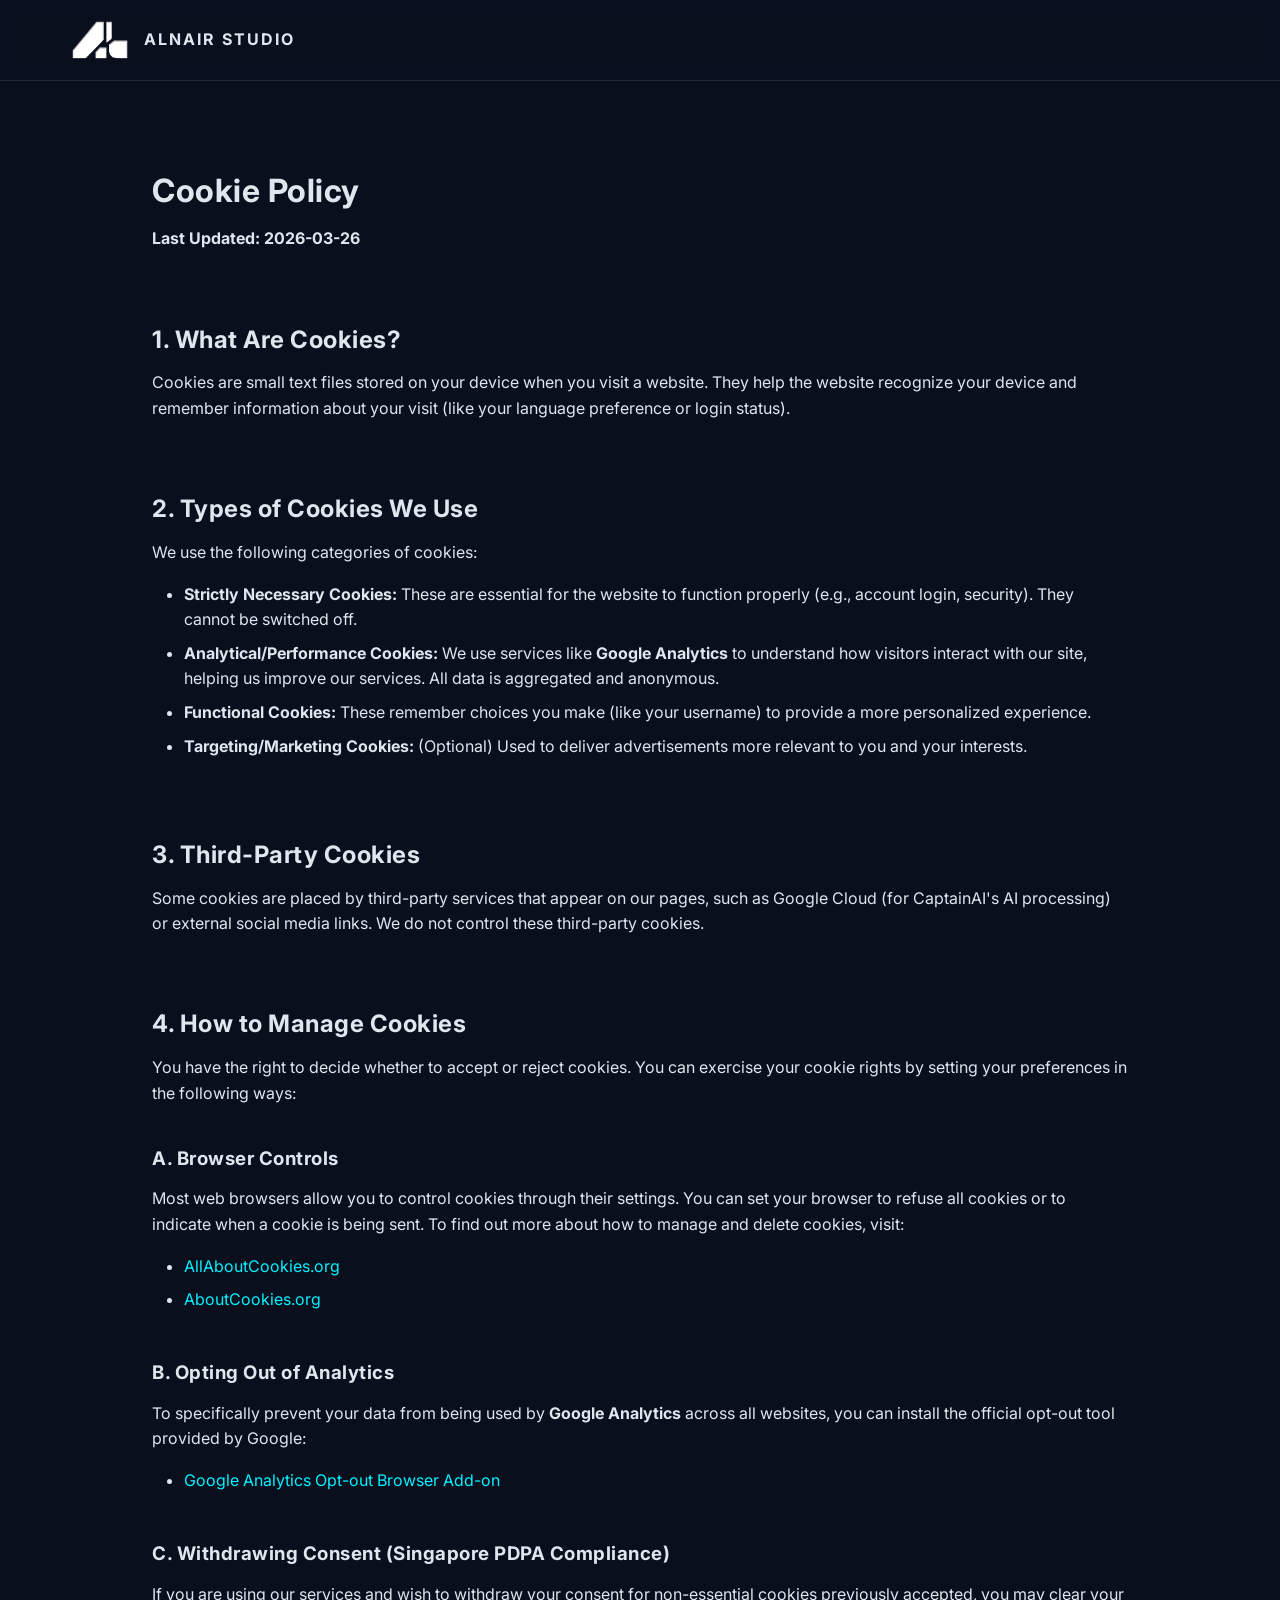
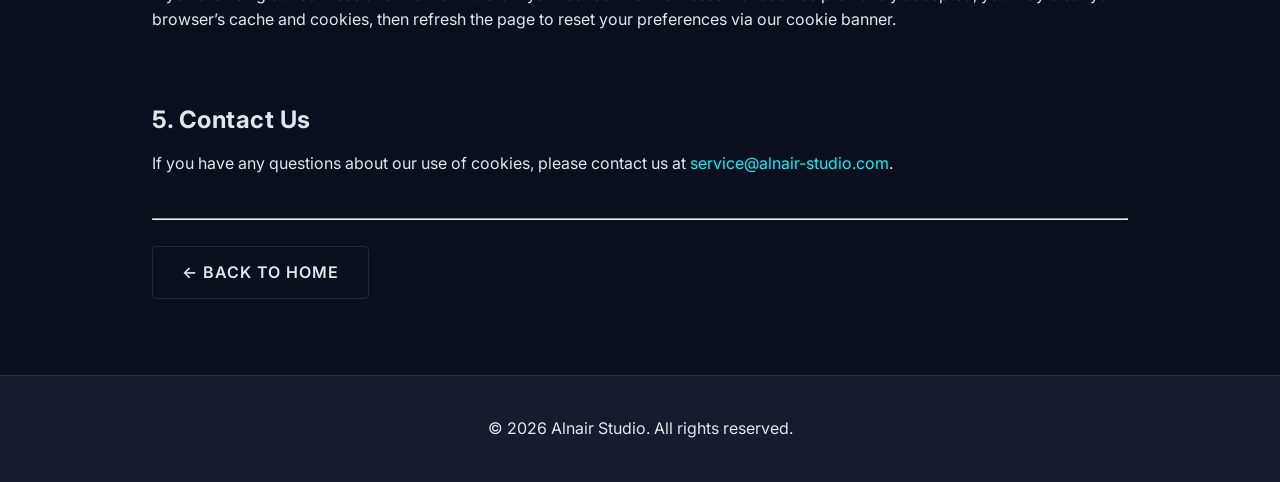
<file: cookie.html>
<!DOCTYPE html>
<html lang="en">
<head>
    <meta charset="UTF-8">
    <meta name="viewport" content="width=device-width, initial-scale=1.0">
    <title>Cookie Policy | Alnair Studio</title>
    <link rel="stylesheet" href="style.css">
    
    <!-- Favicon -->
    <link rel="apple-touch-icon" sizes="180x180" href="./apple-touch-icon.png">
    <link rel="icon" type="image/png" sizes="32x32" href="./favicon-32x32.png">
    <link rel="icon" type="image/png" sizes="16x16" href="./favicon-16x16.png">
    <link rel="manifest" href="./site.webmanifest">
    
    <link rel="preconnect" href="https://fonts.googleapis.com">
    <link rel="preconnect" href="https://fonts.gstatic.com" crossorigin>
    <link href="https://fonts.googleapis.com/css2?family=Inter:wght@300;400;600;700&display=swap" rel="stylesheet">
</head>
<body class="legal-page">
    <header class="glass-header">
        <nav class="container nav-container">
            <div class="logo">
                <img src="./logo.png" alt="Alnair Studio Logo" height="40">
                <span class="logo-text">ALNAIR STUDIO</span>
            </div>
        </nav>
    </header>

    <main class="container" style="padding: 140px 24px 60px;">
        <h1>Cookie Policy</h1>
        <p><strong>Last Updated: 2026-03-26</strong></p>
        
        <br>
        <h2>1. What Are Cookies?</h2>
        <p>Cookies are small text files stored on your device when you visit a website. They help the website recognize your device and remember information about your visit (like your language preference or login status).</p>
        
        <br>
        <h2>2. Types of Cookies We Use</h2>
        <p>We use the following categories of cookies:</p>
        <ul>
            <li><strong>Strictly Necessary Cookies:</strong> These are essential for the website to function properly (e.g., account login, security). They cannot be switched off.</li>
            <li><strong>Analytical/Performance Cookies:</strong> We use services like <strong>Google Analytics</strong> to understand how visitors interact with our site, helping us improve our services. All data is aggregated and anonymous.</li>
            <li><strong>Functional Cookies:</strong> These remember choices you make (like your username) to provide a more personalized experience.</li>
            <li><strong>Targeting/Marketing Cookies:</strong> (Optional) Used to deliver advertisements more relevant to you and your interests.</li>
        </ul>

        <br>
        <h2>3. Third-Party Cookies</h2>
        <p>Some cookies are placed by third-party services that appear on our pages, such as Google Cloud (for CaptainAI's AI processing) or external social media links. We do not control these third-party cookies.</p>

        <br>
        <h2 id="how-to-manage">4. How to Manage Cookies</h2>
        <p>You have the right to decide whether to accept or reject cookies. You can exercise your cookie rights by setting your preferences in the following ways:</p>
        
        <br>
        <h3>A. Browser Controls</h3>
        <p>Most web browsers allow you to control cookies through their settings. You can set your browser to refuse all cookies or to indicate when a cookie is being sent. To find out more about how to manage and delete cookies, visit:</p>
        <ul>
            <li><a href="https://www.allaboutcookies.org/" target="_blank">AllAboutCookies.org</a></li>
            <li><a href="https://www.aboutcookies.org/" target="_blank">AboutCookies.org</a></li>
        </ul>

        <br>
        <h3>B. Opting Out of Analytics</h3>
        <p>To specifically prevent your data from being used by <strong>Google Analytics</strong> across all websites, you can install the official opt-out tool provided by Google:</p>
        <ul>
            <li><a href="https://tools.google.com/dlpage/gaoptout" target="_blank">Google Analytics Opt-out Browser Add-on</a></li>
        </ul>

        <br>
        <h3>C. Withdrawing Consent (Singapore PDPA Compliance)</h3>
        <p>If you are using our services and wish to withdraw your consent for non-essential cookies previously accepted, you may clear your browser’s cache and cookies, then refresh the page to reset your preferences via our cookie banner.</p>

        <br>
        <h2>5. Contact Us</h2>
        <p>If you have any questions about our use of cookies, please contact us at <a href="mailto:service@alnair-studio.com">service@alnair-studio.com</a>.</p>

        <br>
        <hr>
        <br>
        <p><a href="./" class="btn btn-outline">&larr; Back to Home</a></p>
    </main>

    <footer style="padding: 40px 0;">
        <div class="container" style="text-align: center;">
            <p>&copy; 2026 Alnair Studio. All rights reserved.</p>
        </div>
    </footer>
</body>
</html>
</file>
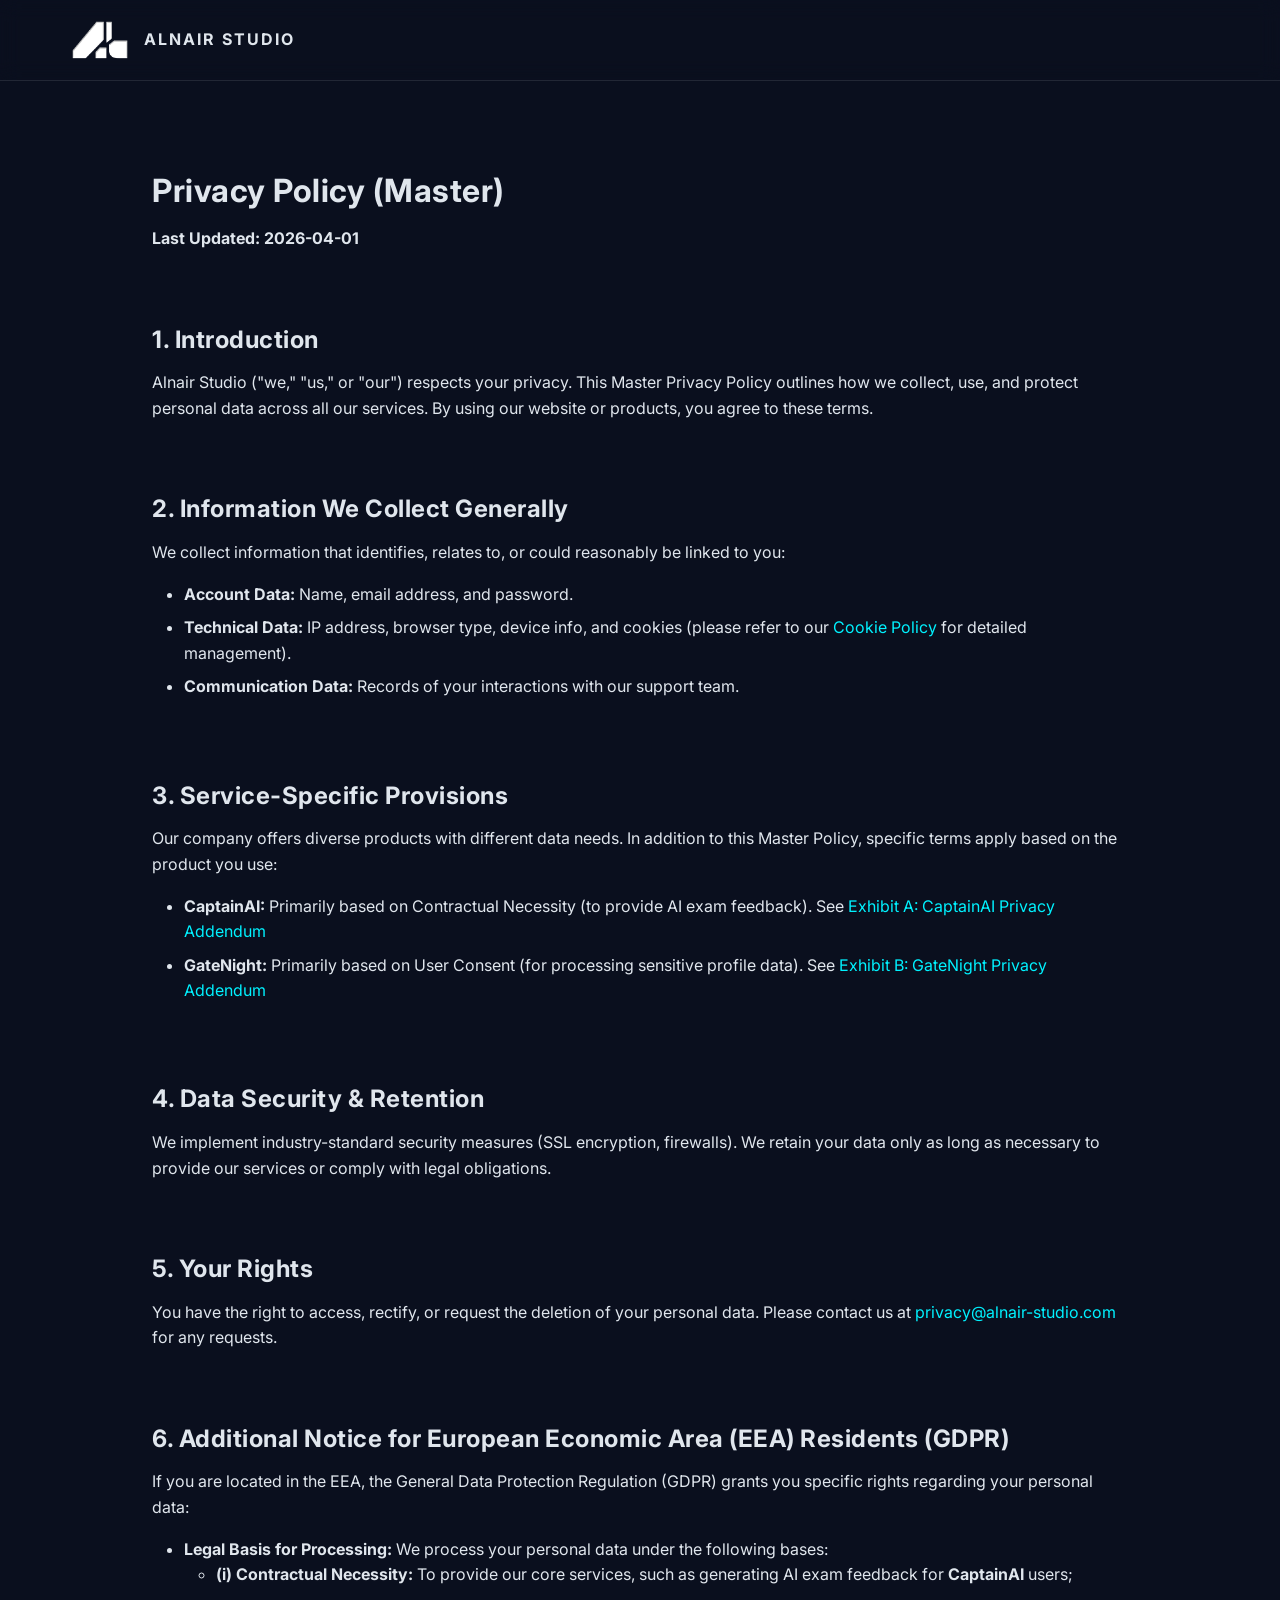
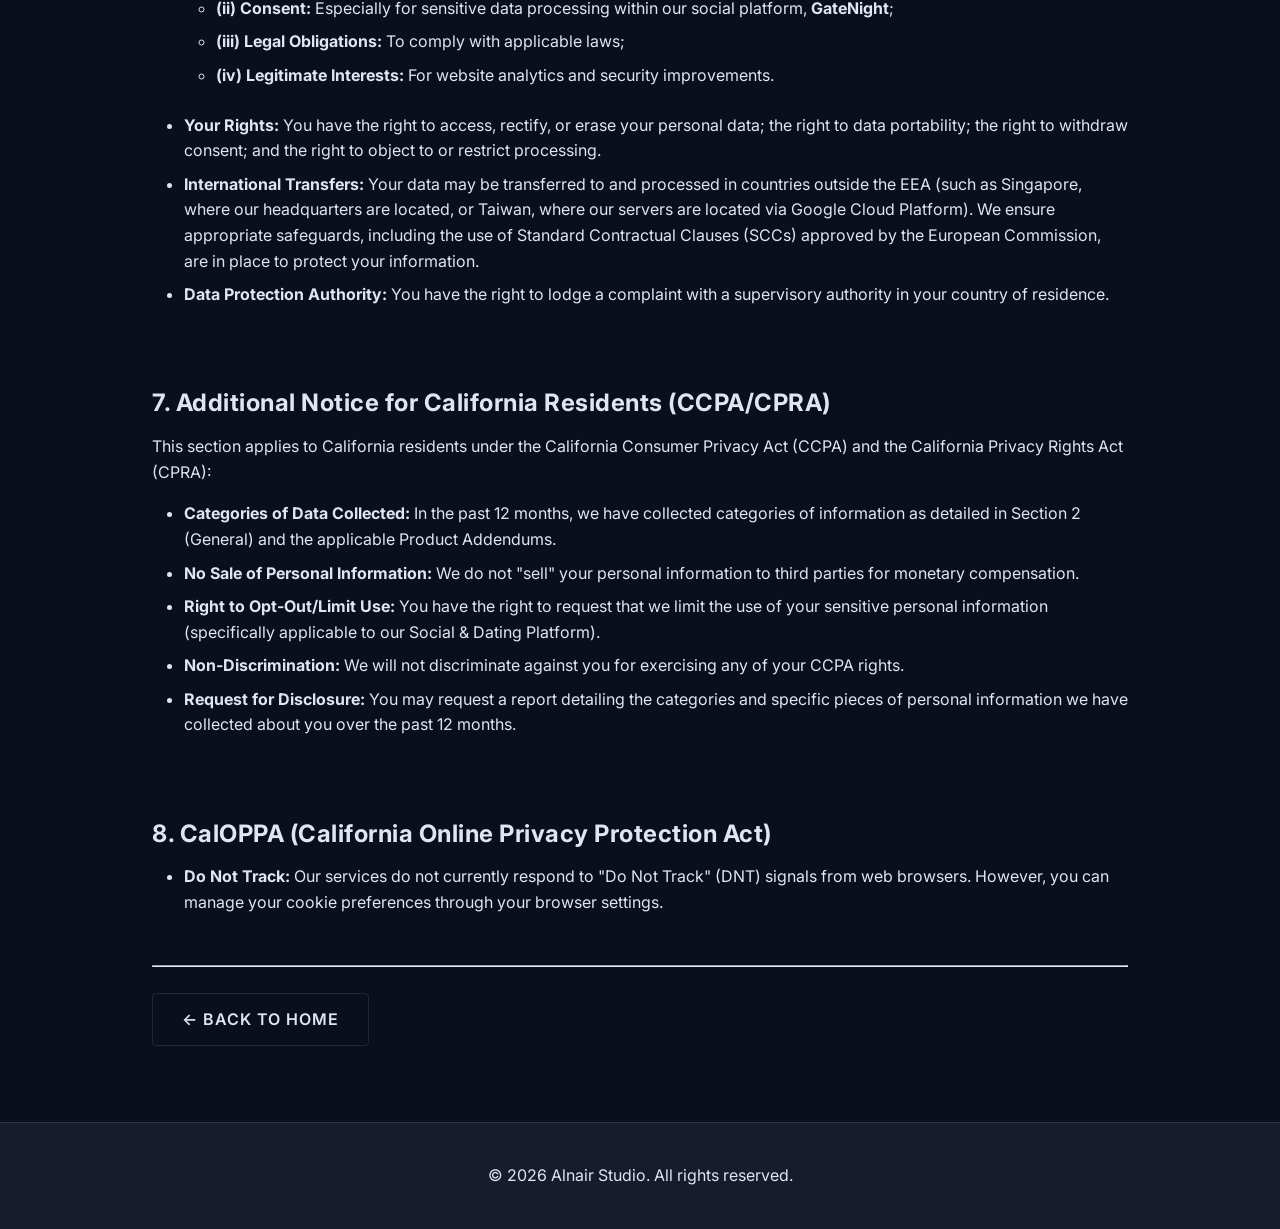
<file: privacy.html>
<!DOCTYPE html>
<html lang="en">
<head>
    <meta charset="UTF-8">
    <meta name="viewport" content="width=device-width, initial-scale=1.0">
    <title>Privacy Policy | Alnair Studio</title>
    <link rel="stylesheet" href="style.css">
    
    <!-- Favicon -->
    <link rel="apple-touch-icon" sizes="180x180" href="./apple-touch-icon.png">
    <link rel="icon" type="image/png" sizes="32x32" href="./favicon-32x32.png">
    <link rel="icon" type="image/png" sizes="16x16" href="./favicon-16x16.png">
    <link rel="manifest" href="./site.webmanifest">

    <link rel="preconnect" href="https://fonts.googleapis.com">
    <link rel="preconnect" href="https://fonts.gstatic.com" crossorigin>
    <link href="https://fonts.googleapis.com/css2?family=Inter:wght@300;400;600;700&display=swap" rel="stylesheet">
</head>
<body class="legal-page">
    <header class="glass-header">
        <nav class="container nav-container">
            <div class="logo">
                <img src="./logo.png" alt="Alnair Studio Logo" height="40">
                <span class="logo-text">ALNAIR STUDIO</span>
            </div>
        </nav>
    </header>

    <main class="container" style="padding: 140px 24px 60px;">
        <h1>Privacy Policy (Master)</h1>
        <p><strong>Last Updated: 2026-04-01</strong></p>
        
        <br>
        <h2>1. Introduction</h2>
        <p>Alnair Studio ("we," "us," or "our") respects your privacy. This Master Privacy Policy outlines how we collect, use, and protect personal data across all our services. By using our website or products, you agree to these terms.</p>
        
        <br>
        <h2>2. Information We Collect Generally</h2>
        <p>We collect information that identifies, relates to, or could reasonably be linked to you:</p>
        <ul>
            <li><strong>Account Data:</strong> Name, email address, and password.</li>
            <li><strong>Technical Data:</strong> IP address, browser type, device info, and cookies (please refer to our <a href="./cookie">Cookie Policy</a> for detailed management).</li>
            <li><strong>Communication Data:</strong> Records of your interactions with our support team.</li>
        </ul>

        <br>
        <h2>3. Service-Specific Provisions</h2>
        <p>Our company offers diverse products with different data needs. In addition to this Master Policy, specific terms apply based on the product you use:</p>
        <ul>
            <li><strong>CaptainAI:</strong> Primarily based on Contractual Necessity (to provide AI exam feedback). See <a href="https://www.captainai.app/privacy" target="_blank">Exhibit A: CaptainAI Privacy Addendum</a></li>
            <li><strong>GateNight:</strong> Primarily based on User Consent (for processing sensitive profile data). See <a href="https://www.gatenight.app/privacy" target="_blank">Exhibit B: GateNight Privacy Addendum</a></li>
        </ul>

        <br>
        <h2>4. Data Security & Retention</h2>
        <p>We implement industry-standard security measures (SSL encryption, firewalls). We retain your data only as long as necessary to provide our services or comply with legal obligations.</p>

        <br>
        <h2>5. Your Rights</h2>
        <p>You have the right to access, rectify, or request the deletion of your personal data. Please contact us at <a href="mailto:privacy@alnair-studio.com">privacy@alnair-studio.com</a> for any requests.</p>

        <br>
        <h2>6. Additional Notice for European Economic Area (EEA) Residents (GDPR)</h2>
        <p>If you are located in the EEA, the General Data Protection Regulation (GDPR) grants you specific rights regarding your personal data:</p>
        <ul>
            <li><strong>Legal Basis for Processing:</strong> We process your personal data under the following bases:
                <ul>
                    <li><strong>(i) Contractual Necessity:</strong> To provide our core services, such as generating AI exam feedback for <strong>CaptainAI</strong> users;</li>
                    <li><strong>(ii) Consent:</strong> Especially for sensitive data processing within our social platform, <strong>GateNight</strong>;</li>
                    <li><strong>(iii) Legal Obligations:</strong> To comply with applicable laws;</li>
                    <li><strong>(iv) Legitimate Interests:</strong> For website analytics and security improvements.</li>
                </ul>
            </li>
            <li><strong>Your Rights:</strong> You have the right to access, rectify, or erase your personal data; the right to data portability; the right to withdraw consent; and the right to object to or restrict processing.</li>
            <li><strong>International Transfers:</strong> Your data may be transferred to and processed in countries outside the EEA (such as Singapore, where our headquarters are located, or Taiwan, where our servers are located via Google Cloud Platform). We ensure appropriate safeguards, including the use of Standard Contractual Clauses (SCCs) approved by the European Commission, are in place to protect your information.</li>
            <li><strong>Data Protection Authority:</strong> You have the right to lodge a complaint with a supervisory authority in your country of residence.</li>
        </ul>

        <br>
        <h2>7. Additional Notice for California Residents (CCPA/CPRA)</h2>
        <p>This section applies to California residents under the California Consumer Privacy Act (CCPA) and the California Privacy Rights Act (CPRA):</p>
        <ul>
            <li><strong>Categories of Data Collected:</strong> In the past 12 months, we have collected categories of information as detailed in Section 2 (General) and the applicable Product Addendums.</li>
            <li><strong>No Sale of Personal Information:</strong> We do not "sell" your personal information to third parties for monetary compensation.</li>
            <li><strong>Right to Opt-Out/Limit Use:</strong> You have the right to request that we limit the use of your sensitive personal information (specifically applicable to our Social & Dating Platform).</li>
            <li><strong>Non-Discrimination:</strong> We will not discriminate against you for exercising any of your CCPA rights.</li>
            <li><strong>Request for Disclosure:</strong> You may request a report detailing the categories and specific pieces of personal information we have collected about you over the past 12 months.</li>
        </ul>

        <br>
        <h2>8. CalOPPA (California Online Privacy Protection Act)</h2>
        <ul>
            <li><strong>Do Not Track:</strong> Our services do not currently respond to "Do Not Track" (DNT) signals from web browsers. However, you can manage your cookie preferences through your browser settings.</li>
        </ul>
        
        <br>
        <hr>
        <br>
        <p><a href="./" class="btn btn-outline">&larr; Back to Home</a></p>
    </main>

    <footer style="padding: 40px 0;">
        <div class="container" style="text-align: center;">
            <p>&copy; 2026 Alnair Studio. All rights reserved.</p>
        </div>
    </footer>
</body>
</html>
</file>
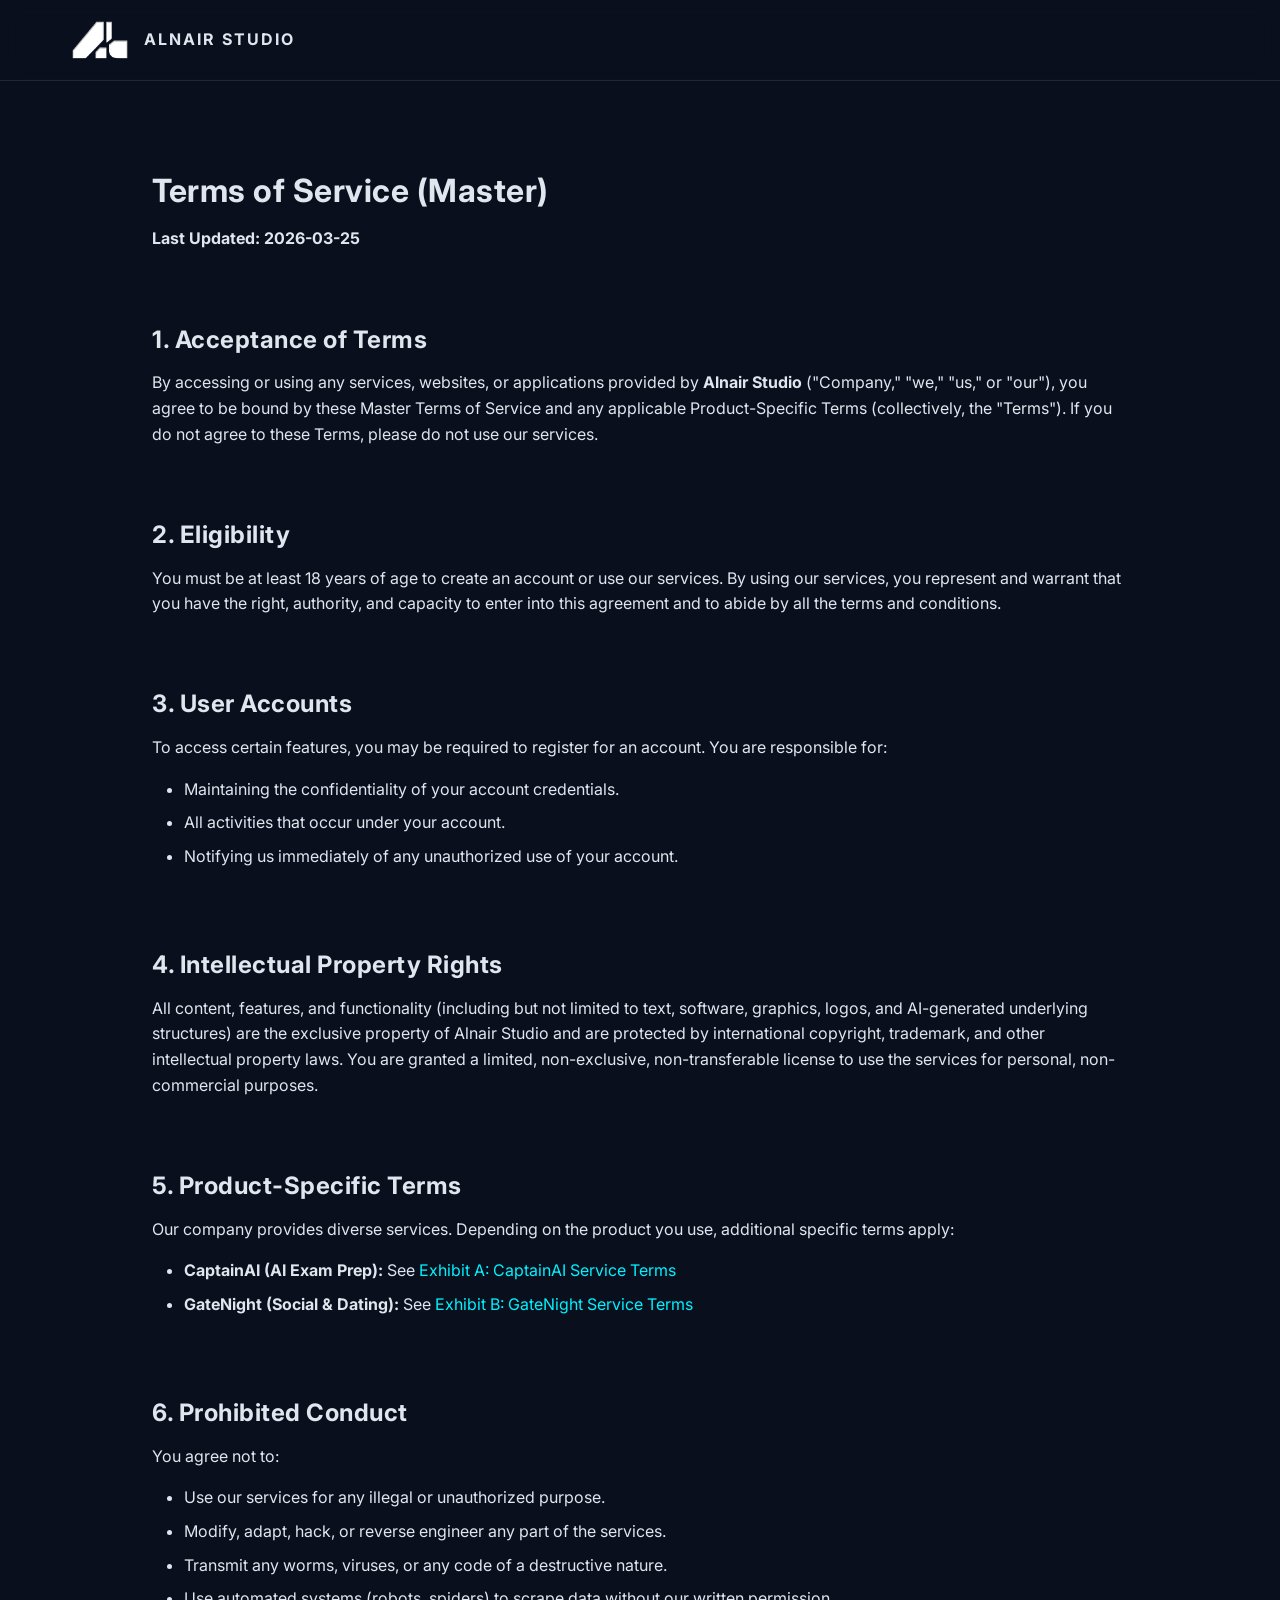
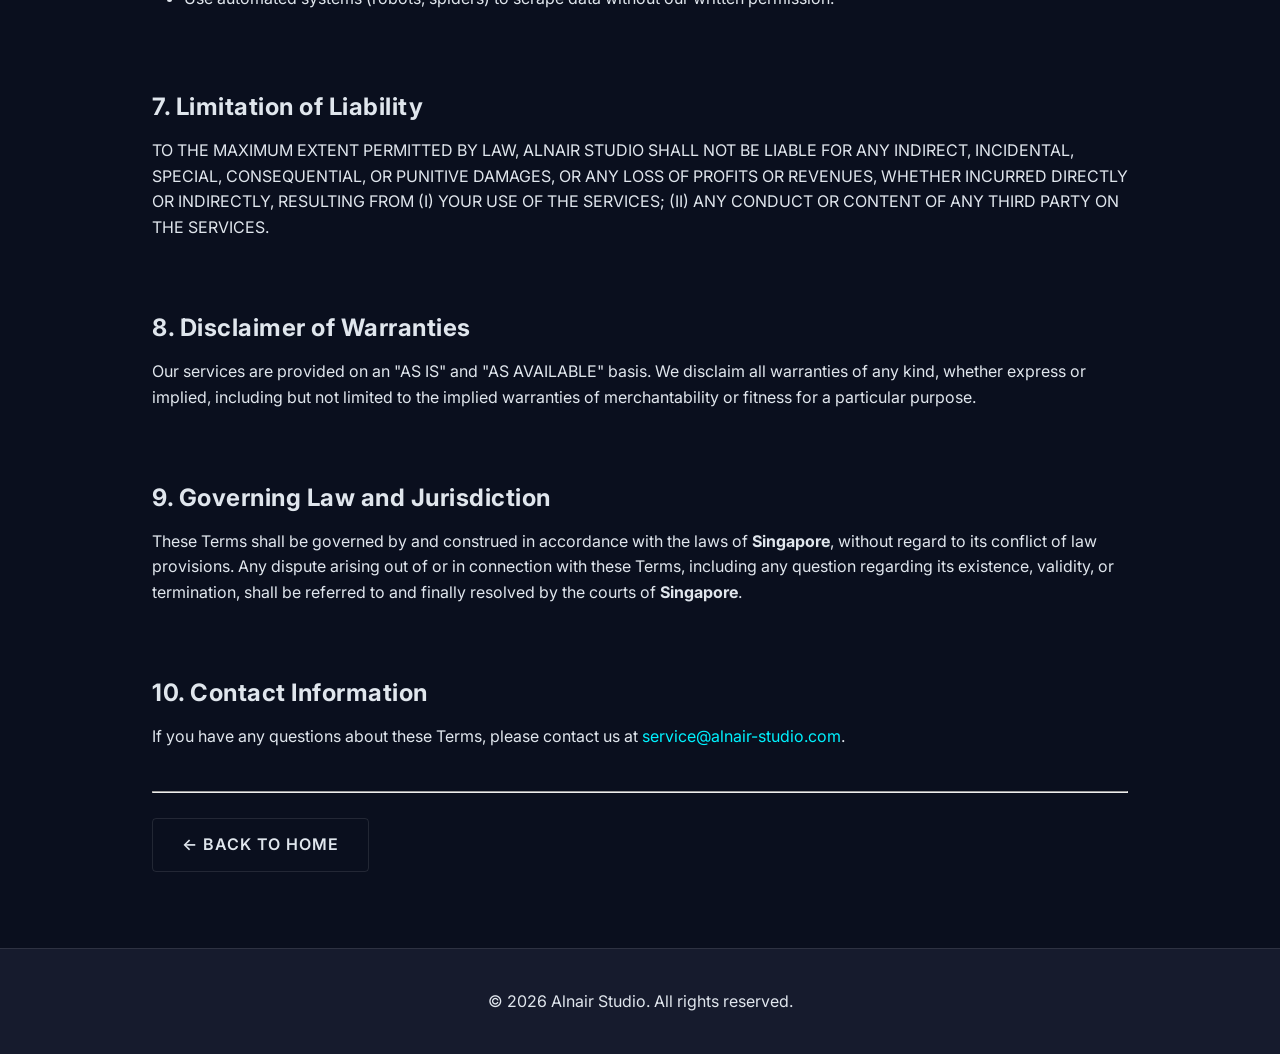
<file: terms.html>
<!DOCTYPE html>
<html lang="en">
<head>
    <meta charset="UTF-8">
    <meta name="viewport" content="width=device-width, initial-scale=1.0">
    <title>Terms of Service | Alnair Studio</title>
    <link rel="stylesheet" href="style.css">
    
    <!-- Favicon -->
    <link rel="apple-touch-icon" sizes="180x180" href="./apple-touch-icon.png">
    <link rel="icon" type="image/png" sizes="32x32" href="./favicon-32x32.png">
    <link rel="icon" type="image/png" sizes="16x16" href="./favicon-16x16.png">
    <link rel="manifest" href="./site.webmanifest">
    
    <link rel="preconnect" href="https://fonts.googleapis.com">
    <link rel="preconnect" href="https://fonts.gstatic.com" crossorigin>
    <link href="https://fonts.googleapis.com/css2?family=Inter:wght@300;400;600;700&display=swap" rel="stylesheet">
</head>
<body class="legal-page">
    <header class="glass-header">
        <nav class="container nav-container">
            <div class="logo">
                <img src="./logo.png" alt="Alnair Studio Logo" height="40">
                <span class="logo-text">ALNAIR STUDIO</span>
            </div>
        </nav>
    </header>

    <main class="container" style="padding: 140px 24px 60px;">
        <h1>Terms of Service (Master)</h1>
        <p><strong>Last Updated: 2026-03-25</strong></p>
        
        <br>
        <h2>1. Acceptance of Terms</h2>
        <p>By accessing or using any services, websites, or applications provided by <strong>Alnair Studio</strong> ("Company," "we," "us," or "our"), you agree to be bound by these Master Terms of Service and any applicable Product-Specific Terms (collectively, the "Terms"). If you do not agree to these Terms, please do not use our services.</p>
        
        <br>
        <h2>2. Eligibility</h2>
        <p>You must be at least 18 years of age to create an account or use our services. By using our services, you represent and warrant that you have the right, authority, and capacity to enter into this agreement and to abide by all the terms and conditions.</p>
        
        <br>
        <h2>3. User Accounts</h2>
        <p>To access certain features, you may be required to register for an account. You are responsible for:</p>
        <ul>
            <li>Maintaining the confidentiality of your account credentials.</li>
            <li>All activities that occur under your account.</li>
            <li>Notifying us immediately of any unauthorized use of your account.</li>
        </ul>
        
        <br>
        <h2>4. Intellectual Property Rights</h2>
        <p>All content, features, and functionality (including but not limited to text, software, graphics, logos, and AI-generated underlying structures) are the exclusive property of Alnair Studio and are protected by international copyright, trademark, and other intellectual property laws. You are granted a limited, non-exclusive, non-transferable license to use the services for personal, non-commercial purposes.</p>
        
        <br>
        <h2>5. Product-Specific Terms</h2>
        <p>Our company provides diverse services. Depending on the product you use, additional specific terms apply:</p>
        <ul>
            <li><strong>CaptainAI (AI Exam Prep):</strong> See <a href="https://www.captainai.app/terms" target="_blank">Exhibit A: CaptainAI Service Terms</a></li>
            <li><strong>GateNight (Social & Dating):</strong> See <a href="https://www.gatenight.app/terms" target="_blank">Exhibit B: GateNight Service Terms</a></li>
        </ul>
        
        <br>
        <h2>6. Prohibited Conduct</h2>
        <p>You agree not to:</p>
        <ul>
            <li>Use our services for any illegal or unauthorized purpose.</li>
            <li>Modify, adapt, hack, or reverse engineer any part of the services.</li>
            <li>Transmit any worms, viruses, or any code of a destructive nature.</li>
            <li>Use automated systems (robots, spiders) to scrape data without our written permission.</li>
        </ul>
        
        <br>
        <h2>7. Limitation of Liability</h2>
        <p>TO THE MAXIMUM EXTENT PERMITTED BY LAW, ALNAIR STUDIO SHALL NOT BE LIABLE FOR ANY INDIRECT, INCIDENTAL, SPECIAL, CONSEQUENTIAL, OR PUNITIVE DAMAGES, OR ANY LOSS OF PROFITS OR REVENUES, WHETHER INCURRED DIRECTLY OR INDIRECTLY, RESULTING FROM (I) YOUR USE OF THE SERVICES; (II) ANY CONDUCT OR CONTENT OF ANY THIRD PARTY ON THE SERVICES.</p>
        
        <br>
        <h2>8. Disclaimer of Warranties</h2>
        <p>Our services are provided on an "AS IS" and "AS AVAILABLE" basis. We disclaim all warranties of any kind, whether express or implied, including but not limited to the implied warranties of merchantability or fitness for a particular purpose.</p>
        
        <br>
        <h2>9. Governing Law and Jurisdiction</h2>
        <p>These Terms shall be governed by and construed in accordance with the laws of <strong>Singapore</strong>, without regard to its conflict of law provisions. Any dispute arising out of or in connection with these Terms, including any question regarding its existence, validity, or termination, shall be referred to and finally resolved by the courts of <strong>Singapore</strong>.</p>
        
        <br>
        <h2>10. Contact Information</h2>
        <p>If you have any questions about these Terms, please contact us at <a href="mailto:service@alnair-studio.com">service@alnair-studio.com</a>.</p>
        
        <br>
        <hr>
        <br>
        <p><a href="./" class="btn btn-outline">&larr; Back to Home</a></p>
    </main>

    <footer style="padding: 40px 0;">
        <div class="container" style="text-align: center;">
            <p>&copy; 2026 Alnair Studio. All rights reserved.</p>
        </div>
    </footer>
</body>
</html>
</file>
<file: style.css>
/* --- Variables --- */
:root {
    --bg-primary: #0A0F1E;
    --bg-secondary: #161B2D;
    --accent-cyan: #00F2FF;
    --accent-green: #39FF14;
    --accent-violet: #8A2BE2; /* For GateNight */
    --text-main: #E0E6ED;
    --text-muted: #8E9BB0;
    --glass-bg: rgba(22, 27, 45, 0.6);
    --glass-border: rgba(255, 255, 255, 0.1);
    --font-main: 'Inter', -apple-system, BlinkMacSystemFont, 'Segoe UI', Roboto, sans-serif;
}

/* --- Reset & Base --- */
* {
    margin: 0;
    padding: 0;
    box-sizing: border-box;
}

html {
    scroll-behavior: smooth;
    scroll-padding-top: 120px;
}

body {
    background-color: var(--bg-primary);
    color: var(--text-main);
    font-family: var(--font-main);
    line-height: 1.6;
    overflow-x: hidden;
    position: relative;
}

a {
    color: var(--accent-cyan);
    text-decoration: none;
    transition: all 0.3s ease;
}

a:hover {
    color: var(--accent-green);
    text-shadow: 0 0 8px rgba(57, 255, 20, 0.5);
}

.container {
    max-width: 1200px;
    margin: 0 auto;
    padding: 0 2rem;
}

/* --- Typography --- */
h1, h2, h3, h4 {
    font-weight: 700;
    line-height: 1.2;
    margin-bottom: 1rem;
    letter-spacing: 0.5px;
}

.hero-title {
    font-size: 4rem;
    font-weight: 900;
    letter-spacing: 4px;
    background: linear-gradient(90deg, var(--text-main), var(--accent-cyan));
    -webkit-background-clip: text;
    -webkit-text-fill-color: transparent;
    text-transform: uppercase;
}

.section-title {
    font-size: 2.5rem;
    color: var(--text-main);
    text-align: center;
    text-transform: uppercase;
    letter-spacing: 2px;
}

.section-header {
    text-align: center;
    margin-bottom: 3rem;
}

.radar-line {
    height: 2px;
    width: 60px;
    background: var(--accent-cyan);
    margin: 0.5rem auto 0;
    box-shadow: 0 0 10px var(--accent-cyan);
}

.text-accent-1 { color: var(--accent-cyan); }
.text-accent-2 { color: var(--accent-green); }
.text-center { text-align: center; }

/* --- Components --- */

/* Glassmorphism Panel */
.glass-panel {
    background: var(--glass-bg);
    backdrop-filter: blur(10px);
    -webkit-backdrop-filter: blur(10px);
    border: 1px solid var(--glass-border);
    border-radius: 16px;
    padding: 2.5rem;
}

/* Buttons */
.btn {
    display: inline-flex;
    align-items: center;
    gap: 0.5rem;
    padding: 0.8rem 1.8rem;
    font-size: 1rem;
    font-weight: 600;
    border-radius: 4px; /* Harder edges for tech feel */
    cursor: pointer;
    text-transform: uppercase;
    letter-spacing: 1px;
    border: 1px solid transparent;
    transition: all 0.3s ease;
}

.btn-glow {
    background: rgba(0, 242, 255, 0.1);
    color: var(--accent-cyan);
    border-color: var(--accent-cyan);
    box-shadow: inset 0 0 10px rgba(0, 242, 255, 0.2), 0 0 10px rgba(0, 242, 255, 0.2);
}

.btn-glow:hover {
    background: var(--accent-cyan);
    color: var(--bg-primary);
    box-shadow: 0 0 20px rgba(0, 242, 255, 0.6), inset 0 0 10px rgba(255, 255, 255, 0.5);
}

.btn-outline {
    background: transparent;
    border: 1px solid var(--glass-border);
    color: var(--text-main);
}

.btn-outline.cyan:hover {
    border-color: var(--accent-cyan);
    color: var(--accent-cyan);
    box-shadow: 0 0 15px rgba(0, 242, 255, 0.3);
}

.btn-outline.violet:hover {
    border-color: var(--accent-violet);
    color: var(--accent-violet);
    box-shadow: 0 0 15px rgba(138, 43, 226, 0.3);
}

/* --- Header / Nav --- */
.glass-header {
    position: fixed;
    top: 0;
    left: 0;
    width: 100%;
    z-index: 1000;
    background: rgba(10, 15, 30, 0.8);
    backdrop-filter: blur(10px);
    -webkit-backdrop-filter: blur(10px);
    border-bottom: 1px solid var(--glass-border);
    transition: all 0.3s ease;
}

.glass-header.transparent {
    z-index: 5;
    background: transparent;
    backdrop-filter: none;
    -webkit-backdrop-filter: none;
    border-bottom: 1px solid transparent;
}

.logo img {
    filter: invert(1);
}

.nav-container {
    display: flex;
    justify-content: space-between;
    align-items: center;
    height: 80px;
}

.logo {
    display: flex;
    align-items: center;
    gap: 1rem;
}

.logo-text {
    font-weight: 700;
    letter-spacing: 2px;
    color: var(--text-main);
}

.nav-links {
    list-style: none;
    display: flex;
    gap: 2rem;
}

.nav-links a {
    color: var(--text-main);
    font-size: 0.9rem;
    text-transform: uppercase;
    letter-spacing: 1px;
}

.nav-links a:hover {
    color: var(--accent-cyan);
    text-shadow: 0 0 8px rgba(0, 242, 255, 0.5);
}

/* --- Sections --- */
section {
    padding: 6rem 0;
}

section.container {
    margin: 6rem auto;
}

/* Hero Section */
#hero {
    height: 100vh;
    display: flex;
    align-items: center;
    justify-content: center;
    text-align: center;
    padding-top: 80px;
    position: relative;
    overflow: hidden;
}

#vanta-bg {
    width: 100%;
    height: 160vh;
    position: absolute;
    top: -30vh;
    left: 0;
    z-index: 1;
}

#hud-overlay {
    position: absolute;
    top: 0;
    left: 0;
    width: 100%;
    height: 100%;
    z-index: 2;
    background: linear-gradient(rgba(18, 16, 16, 0) 50%, rgba(0, 0, 0, 0.25) 50%), 
                linear-gradient(90deg, rgba(255, 0, 0, 0.03), rgba(0, 255, 0, 0.01), rgba(0, 0, 255, 0.03));
    background-size: 100% 4px, 3px 100%;
    pointer-events: none;
}

.hud-bracket-hero {
    position: absolute;
    width: 40px;
    height: 40px;
    border: 2px solid var(--accent-cyan);
    z-index: 15;
    filter: drop-shadow(0 0 5px var(--accent-cyan));
}
.hud-bracket-hero.top-left { top: 40px; left: 40px; border-right: none; border-bottom: none; }
.hud-bracket-hero.top-right { top: 40px; right: 40px; border-left: none; border-bottom: none; }
.hud-bracket-hero.bottom-left { bottom: 40px; left: 40px; border-right: none; border-top: none; }
.hud-bracket-hero.bottom-right { bottom: 40px; right: 40px; border-left: none; border-top: none; }

.hero-content {
    position: relative;
    z-index: 10;
}

.hero-content .mission {
    font-family: 'JetBrains Mono', monospace;
    font-size: 1.2rem;
    color: var(--accent-cyan);
    /* max-width: 600px; */
    margin: 1.5rem auto 1rem;
    opacity: 0.8;
}

.status-bar {
    margin: 0 auto 2.5rem;
    display: inline-block;
    padding: 10px 20px;
    border: 1px solid rgba(0, 242, 255, 0.3);
    background: rgba(0, 242, 255, 0.05);
    backdrop-filter: blur(5px);
    border-radius: 4px;
    font-family: 'JetBrains Mono', monospace;
    font-size: 0.8rem;
    color: var(--text-main);
}

.dot {
    height: 8px;
    width: 8px;
    background-color: var(--accent-green);
    border-radius: 50%;
    display: inline-block;
    margin-right: 8px;
    animation: blink 1.5s infinite;
}

@keyframes blink {
    0% { opacity: 1; }
    50% { opacity: 0.3; }
    100% { opacity: 1; }
}

/* Products Section */
.product-grid {
    display: grid;
    grid-template-columns: repeat(auto-fit, minmax(350px, 1fr));
    gap: 2.5rem;
}

.product-card {
    position: relative;
    background: var(--bg-secondary);
    border: 1px solid var(--glass-border);
    border-radius: 8px;
    padding: 3rem 2rem;
    overflow: hidden;
    transition: transform 0.4s cubic-bezier(0.175, 0.885, 0.32, 1.275), box-shadow 0.4s ease;
    display: flex;
    flex-direction: column;
    align-items: flex-start;
}

.product-card:hover {
    transform: translateY(-10px) scale(1.02);
}

.card-icon {
    font-size: 2.5rem;
    margin-bottom: 1.5rem;
}

.product-card p {
    color: var(--text-muted);
    margin-bottom: 2rem;
    flex-grow: 1;
}

/* CaptainAI Specifics */
.product-card.captain-ai {
    background: linear-gradient(135deg, rgba(22, 27, 45, 0.8) 0%, rgba(0, 30, 40, 0.8) 100%);
}

.product-card.captain-ai:hover {
    box-shadow: 0 0 30px rgba(0, 242, 255, 0.15);
    border-color: rgba(0, 242, 255, 0.3);
}

.product-card.captain-ai .card-icon { color: var(--accent-cyan); }

/* HUD Brackets */
.hud-bracket {
    position: absolute;
    width: 20px;
    height: 20px;
    border: 2px solid transparent;
    transition: all 0.3s ease;
}

.product-card.captain-ai:hover .hud-bracket {
    border-color: var(--accent-cyan);
    box-shadow: 0 0 10px rgba(0, 242, 255, 0.5);
}

.hud-bracket.top-left { top: 15px; left: 15px; border-right: none; border-bottom: none; }
.hud-bracket.top-right { top: 15px; right: 15px; border-left: none; border-bottom: none; }
.hud-bracket.bottom-left { bottom: 15px; left: 15px; border-right: none; border-top: none; }
.hud-bracket.bottom-right { bottom: 15px; right: 15px; border-left: none; border-top: none; }

/* GateNight Specifics */
.product-card.gate-night {
    background: linear-gradient(135deg, rgba(22, 27, 45, 0.8) 0%, rgba(30, 20, 45, 0.8) 100%);
}

.product-card.gate-night:hover {
    box-shadow: 0 0 30px rgba(138, 43, 226, 0.15);
    border-color: rgba(138, 43, 226, 0.3);
}

.product-card.gate-night .card-icon { color: var(--accent-violet); }

.route-map-bg {
    position: absolute;
    top: 0;
    left: 0;
    width: 100%;
    height: 100%;
    background-image: radial-gradient(circle at 100% 0%, rgba(138, 43, 226, 0.05) 0%, transparent 50%),
                      url('data:image/svg+xml;utf8,<svg xmlns="http://www.w3.org/2000/svg" width="100%" height="100%"><path d="M-50,150 Q100,50 250,200 T550,100" fill="none" stroke="rgba(255,255,255,0.03)" stroke-width="2" stroke-dasharray="5,5"/></svg>');
    z-index: 0;
    pointer-events: none;
}

.product-card.gate-night * { position: relative; z-index: 1; }

/* --- About & Contact --- */
.about-content {
    text-align: center;
    max-width: 800px;
    margin: 0 auto;
    font-size: 1.1rem;
}

.tagline {
    font-style: italic;
    margin-top: 1.5rem;
    font-weight: 600;
}

.tagline-mb {
    margin-top: 0;
    margin-bottom: 1.5rem;
}


.mb-4 { margin-bottom: 1rem; }
.mt-4 { margin-top: 1rem; }
.text-4xl { font-size: 2.5rem; }

/* --- Footer --- */
footer {
    background: var(--bg-secondary);
    border-top: 1px solid var(--glass-border);
    padding: 4rem 0 2rem;
}

.footer-grid {
    display: grid;
    grid-template-columns: repeat(auto-fit, minmax(200px, 1fr));
    gap: 3rem;
    margin-bottom: 3rem;
}

.footer-info .logo {
    margin-bottom: 1rem;
}

.footer-info p {
    color: var(--text-muted);
    font-size: 0.9rem;
}

.footer-contact h4, .footer-social h4 {
    color: var(--text-main);
    margin-bottom: 1rem;
    text-transform: uppercase;
    letter-spacing: 1px;
}

.social-icons {
    display: flex;
    gap: 1.5rem;
}

.social-icons a {
    color: var(--text-muted);
    font-size: 1.5rem;
}

.social-icons a:hover {
    color: var(--text-main);
    transform: translateY(-3px);
}

.footer-bottom {
    display: flex;
    justify-content: space-between;
    align-items: center;
    padding-top: 2rem;
    border-top: 1px solid var(--glass-border);
    color: var(--text-muted);
    font-size: 0.85rem;
}

.footer-nav {
    display: flex;
    gap: 1.5rem;
}

.footer-nav a {
    color: var(--text-muted);
}

.footer-nav a:hover {
    color: var(--accent-cyan);
}

/* --- Legal Pages --- */
.legal-page main.container {
    max-width: 800px;
    width: 100%;
}

@media (min-width: 1000px) {
    .legal-page main.container {
        max-width: 80vw;
    }
}

.legal-page main h1 { margin-top: 2rem; }
.legal-page main h2 { margin-top: 2rem; }
.legal-page main p { margin-bottom: 1rem; }
.legal-page main ul {
    margin-left: 2rem;
    margin-bottom: 1.5rem;
    list-style-type: disc;
}
.legal-page main ul ul {
    margin-left: 2rem;
    list-style-type: circle;
}
.legal-page main li {
    margin-bottom: 0.5rem;
}

/* Responsive */
@media (max-width: 768px) {
    .nav-links { display: none; } /* Could add a hamburger menu */
    .hero-title { font-size: 2.5rem; }
    .section-title { font-size: 1.6rem; }

    .product-grid { grid-template-columns: 1fr; }
    .footer-bottom { flex-direction: column; gap: 1rem; text-align: center; }
}
</file>
